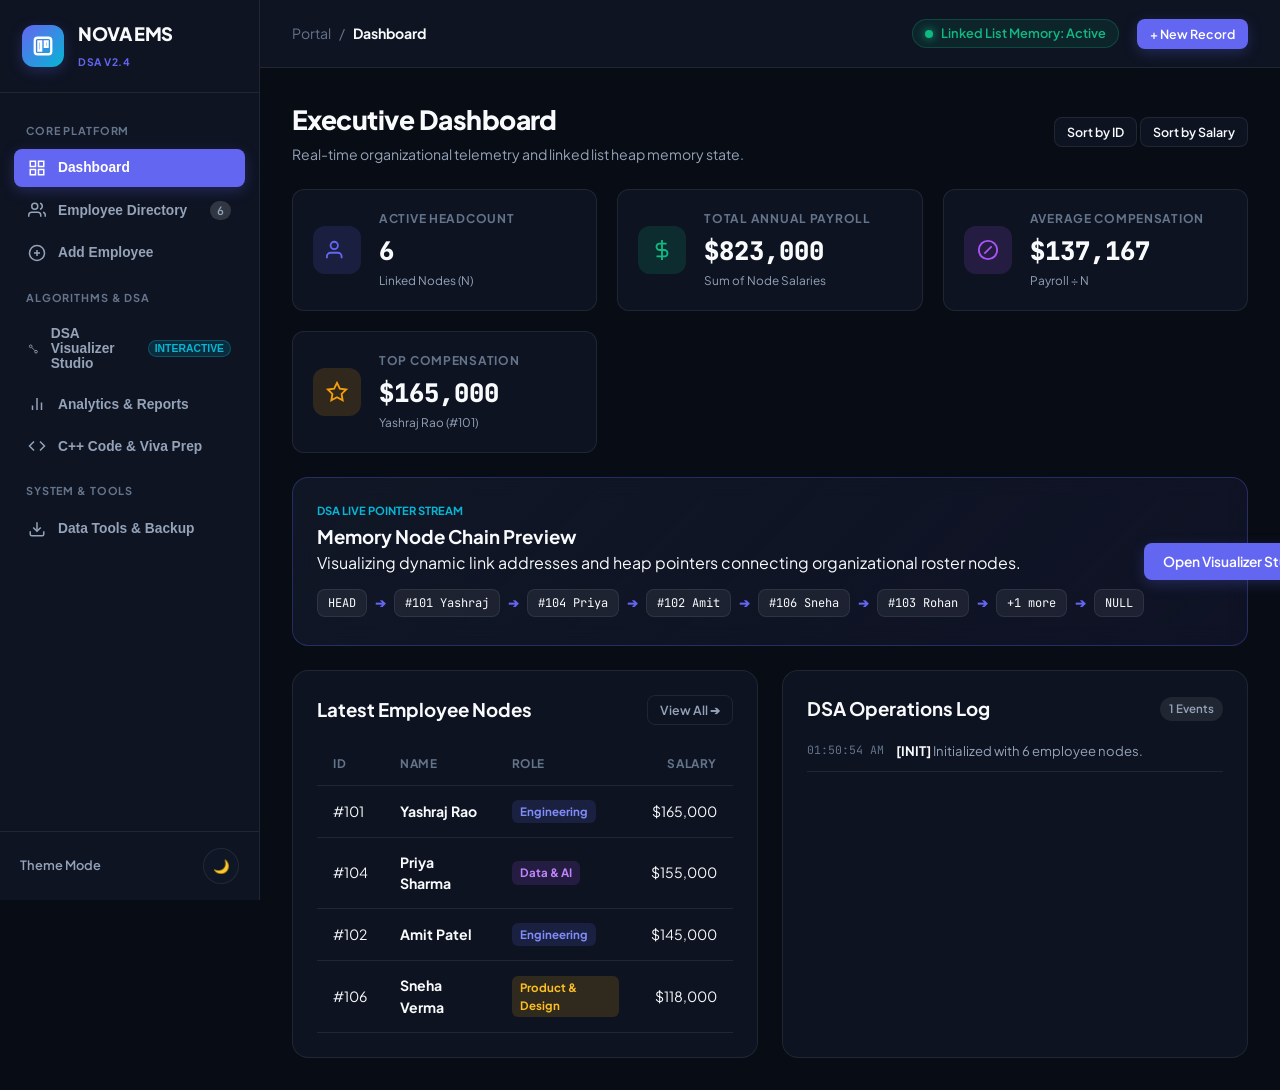
<file: index.html>
<!DOCTYPE html>
<html lang="en">
<head>
  <meta charset="UTF-8">
  <meta http-equiv="refresh" content="0; url=frontend/index.html">
  <title>NOVA EMS — Employee Management System</title>
  <script>window.location.replace("frontend/index.html");</script>
</head>
<body style="background:#080c14;color:#f8fafc;font-family:sans-serif;display:flex;align-items:center;justify-content:center;height:100vh;margin:0;">
  <p>Redirecting to <a href="frontend/index.html" style="color:#6366f1;">NOVA EMS Portal</a>...</p>
</body>
</html>
</file>
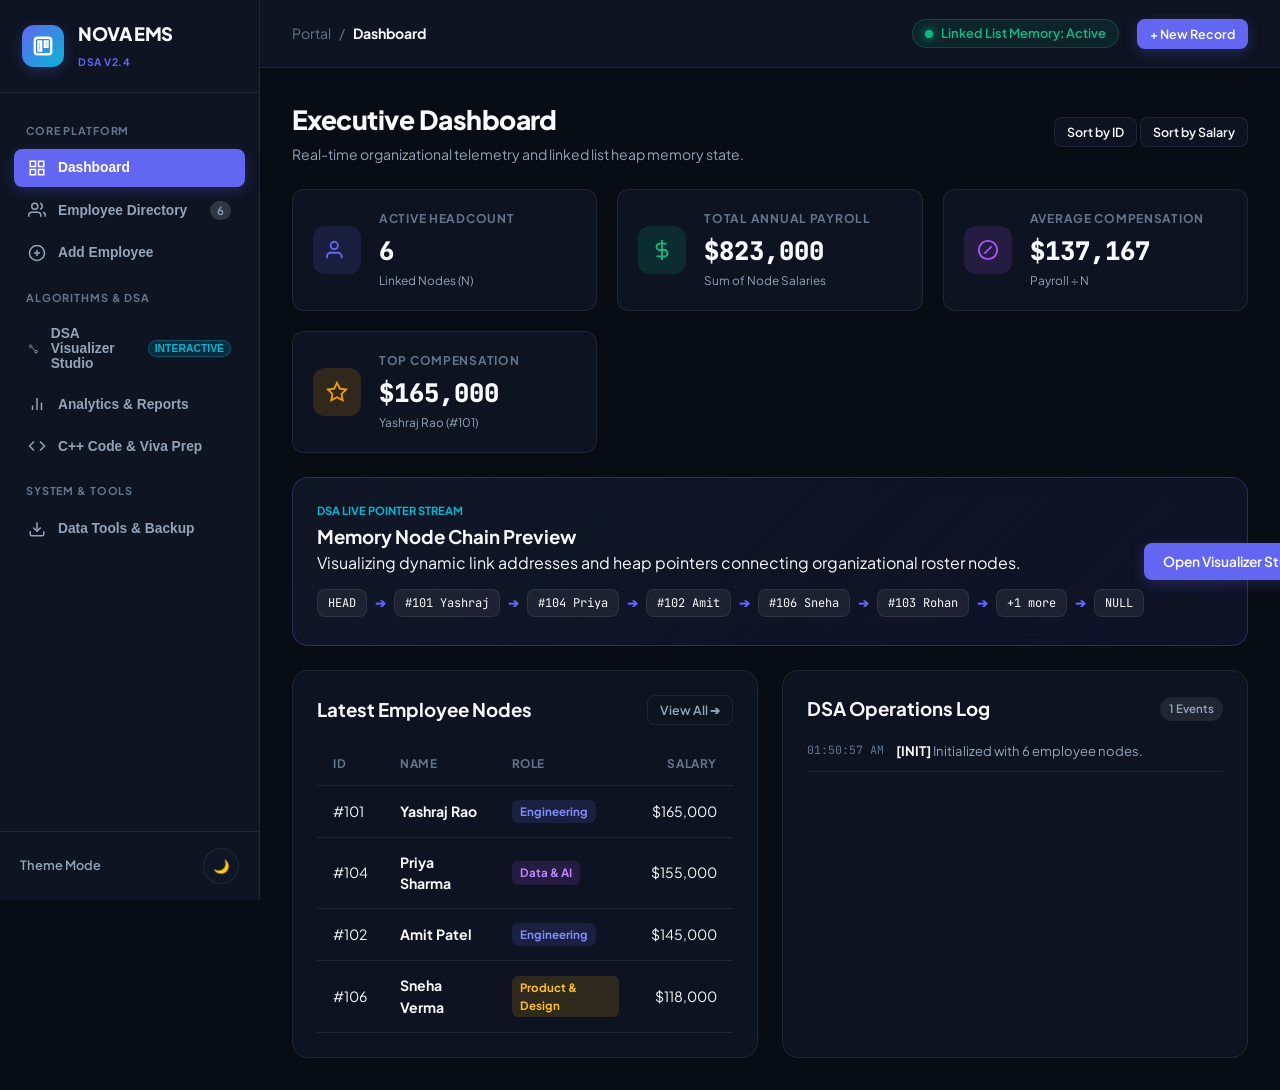
<file: frontend/index.html>
<!DOCTYPE html>
<html lang="en" data-theme="dark">
<head>
  <meta charset="UTF-8" />
  <meta name="viewport" content="width=device-width, initial-scale=1.0" />
  <title>NOVA EMS — Enterprise Employee Management & DSA Visualizer</title>
  <link rel="stylesheet" href="styles.css" />
  <link rel="preconnect" href="https://fonts.googleapis.com">
  <link rel="preconnect" href="https://fonts.gstatic.com" crossorigin>
  <link href="https://fonts.googleapis.com/css2?family=Plus+Jakarta+Sans:wght@400;500;600;700;800&family=JetBrains+Mono:wght@400;500;600;700&display=swap" rel="stylesheet">
</head>
<body>
  <div class="app-container">
    <!-- ==========================================================================
         SIDEBAR NAVIGATION
         ========================================================================== -->
    <aside class="sidebar" id="sidebar">
      <div class="sidebar-brand">
        <div class="brand-logo">
          <svg width="22" height="22" viewBox="0 0 24 24" fill="none" stroke="currentColor" stroke-width="2.5">
            <rect width="18" height="18" x="3" y="3" rx="3"/>
            <path d="M7 7h3v10H7z"/>
            <path d="M14 7h3v6h-3z"/>
          </svg>
        </div>
        <div class="brand-info">
          <h2>NOVA EMS</h2>
          <span class="brand-badge">DSA v2.4</span>
        </div>
      </div>

      <nav class="sidebar-nav">
        <div class="nav-section-title">CORE PLATFORM</div>
        <button class="nav-item active" data-tab="dashboard">
          <svg width="18" height="18" viewBox="0 0 24 24" fill="none" stroke="currentColor" stroke-width="2"><rect x="3" y="3" width="7" height="7"></rect><rect x="14" y="3" width="7" height="7"></rect><rect x="14" y="14" width="7" height="7"></rect><rect x="3" y="14" width="7" height="7"></rect></svg>
          <span>Dashboard</span>
        </button>
        <button class="nav-item" data-tab="directory">
          <svg width="18" height="18" viewBox="0 0 24 24" fill="none" stroke="currentColor" stroke-width="2"><path d="M17 21v-2a4 4 0 0 0-4-4H5a4 4 0 0 0-4 4v2"></path><circle cx="9" cy="7" r="4"></circle><path d="M23 21v-2a4 4 0 0 0-3-3.87"></path><path d="M16 3.13a4 4 0 0 1 0 7.75"></path></svg>
          <span>Employee Directory</span>
          <span class="nav-count" id="sidebar-count">0</span>
        </button>
        <button class="nav-item" data-tab="add-employee">
          <svg width="18" height="18" viewBox="0 0 24 24" fill="none" stroke="currentColor" stroke-width="2"><circle cx="12" cy="12" r="10"></circle><line x1="12" y1="8" x2="12" y2="16"></line><line x1="8" y1="12" x2="16" y2="12"></line></svg>
          <span>Add Employee</span>
        </button>

        <div class="nav-section-title">ALGORITHMS & DSA</div>
        <button class="nav-item" data-tab="visualizer">
          <svg width="18" height="18" viewBox="0 0 24 24" fill="none" stroke="currentColor" stroke-width="2"><circle cx="6" cy="6" r="3"></circle><circle cx="18" cy="18" r="3"></circle><path d="M9 9l6 6"></path></svg>
          <span>DSA Visualizer Studio</span>
          <span class="nav-pill">Interactive</span>
        </button>
        <button class="nav-item" data-tab="analytics">
          <svg width="18" height="18" viewBox="0 0 24 24" fill="none" stroke="currentColor" stroke-width="2"><line x1="18" y1="20" x2="18" y2="10"></line><line x1="12" y1="20" x2="12" y2="4"></line><line x1="6" y1="20" x2="6" y2="14"></line></svg>
          <span>Analytics & Reports</span>
        </button>
        <button class="nav-item" data-tab="code-hub">
          <svg width="18" height="18" viewBox="0 0 24 24" fill="none" stroke="currentColor" stroke-width="2"><polyline points="16 18 22 12 16 6"></polyline><polyline points="8 6 2 12 8 18"></polyline></svg>
          <span>C++ Code & Viva Prep</span>
        </button>

        <div class="nav-section-title">SYSTEM & TOOLS</div>
        <button class="nav-item" data-tab="data-tools">
          <svg width="18" height="18" viewBox="0 0 24 24" fill="none" stroke="currentColor" stroke-width="2"><path d="M21 15v4a2 2 0 0 1-2 2H5a2 2 0 0 1-2-2v-4"></path><polyline points="7 10 12 15 17 10"></polyline><line x1="12" y1="15" x2="12" y2="3"></line></svg>
          <span>Data Tools & Backup</span>
        </button>
      </nav>

      <div class="sidebar-footer">
        <div class="theme-switch-container">
          <span class="theme-label">Theme Mode</span>
          <button class="btn-theme-toggle" id="btn-theme-toggle" title="Toggle Light/Dark Theme">
            <span class="theme-icon" id="theme-icon">🌙</span>
          </button>
        </div>
      </div>
    </aside>

    <!-- ==========================================================================
         MAIN CONTENT AREA
         ========================================================================== -->
    <main class="main-content">
      <!-- Top App Bar -->
      <header class="top-bar">
        <div class="top-bar-left">
          <button class="mobile-menu-btn" id="mobile-menu-btn" title="Toggle Menu">☰</button>
          <div class="breadcrumbs">
            <span class="breadcrumb-root">Portal</span>
            <span class="breadcrumb-separator">/</span>
            <span class="breadcrumb-active" id="current-page-title">Dashboard</span>
          </div>
        </div>

        <div class="top-bar-right">
          <div class="dsa-indicator">
            <span class="status-pulse"></span>
            <span>Linked List Memory: Active</span>
          </div>
          <button class="btn btn-sm btn-primary" id="topbar-btn-add">
            + New Record
          </button>
        </div>
      </header>

      <!-- Scrollable Tab Container -->
      <div class="tab-content-area">

        <!-- ======================================================================
             TAB 1: EXECUTIVE DASHBOARD
             ====================================================================== -->
        <section class="tab-pane active" id="pane-dashboard">
          <div class="page-header">
            <div>
              <h1 class="page-title">Executive Dashboard</h1>
              <p class="page-subtitle">Real-time organizational telemetry and linked list heap memory state.</p>
            </div>
            <div class="header-actions">
              <button class="btn btn-secondary btn-sm" id="btn-quick-sort-id">Sort by ID</button>
              <button class="btn btn-secondary btn-sm" id="btn-quick-sort-sal">Sort by Salary</button>
            </div>
          </div>

          <!-- KPI Cards -->
          <div class="kpi-grid">
            <div class="kpi-card">
              <div class="kpi-icon-wrap bg-blue-glow">
                <svg width="22" height="22" viewBox="0 0 24 24" fill="none" stroke="currentColor" stroke-width="2"><path d="M17 21v-2a4 4 0 0 0-4-4H5a4 4 0 0 0-4 4v2"></path><circle cx="9" cy="7" r="4"></circle></svg>
              </div>
              <div>
                <div class="kpi-label">Active Headcount</div>
                <div class="kpi-val" id="dash-count">0</div>
                <div class="kpi-note">Linked Nodes (N)</div>
              </div>
            </div>

            <div class="kpi-card">
              <div class="kpi-icon-wrap bg-green-glow">
                <svg width="22" height="22" viewBox="0 0 24 24" fill="none" stroke="currentColor" stroke-width="2"><line x1="12" y1="1" x2="12" y2="23"></line><path d="M17 5H9.5a3.5 3.5 0 0 0 0 7h5a3.5 3.5 0 0 1 0 7H6"></path></svg>
              </div>
              <div>
                <div class="kpi-label">Total Annual Payroll</div>
                <div class="kpi-val" id="dash-payroll">$0</div>
                <div class="kpi-note">Sum of Node Salaries</div>
              </div>
            </div>

            <div class="kpi-card">
              <div class="kpi-icon-wrap bg-purple-glow">
                <svg width="22" height="22" viewBox="0 0 24 24" fill="none" stroke="currentColor" stroke-width="2"><circle cx="12" cy="12" r="10"></circle><path d="M16 8l-8 8"></path></svg>
              </div>
              <div>
                <div class="kpi-label">Average Compensation</div>
                <div class="kpi-val" id="dash-avg">$0</div>
                <div class="kpi-note">Payroll ÷ N</div>
              </div>
            </div>

            <div class="kpi-card">
              <div class="kpi-icon-wrap bg-amber-glow">
                <svg width="22" height="22" viewBox="0 0 24 24" fill="none" stroke="currentColor" stroke-width="2"><polygon points="12 2 15.09 8.26 22 9.27 17 14.14 18.18 21.02 12 17.77 5.82 21.02 7 14.14 2 9.27 8.91 8.26 12 2"></polygon></svg>
              </div>
              <div>
                <div class="kpi-label">Top Compensation</div>
                <div class="kpi-val" id="dash-max-sal">$0</div>
                <div class="kpi-note text-truncate" id="dash-max-emp">None</div>
              </div>
            </div>
          </div>

          <!-- Quick DSA Preview Banner -->
          <div class="card dsa-banner-card">
            <div class="banner-content">
              <div class="badge-tag">DSA Live Pointer Stream</div>
              <h3>Memory Node Chain Preview</h3>
              <p>Visualizing dynamic link addresses and heap pointers connecting organizational roster nodes.</p>
              <div class="dash-mini-chain" id="dash-mini-chain">
                <!-- Mini visual chain -->
              </div>
            </div>
            <button class="btn btn-primary" id="btn-jump-visualizer">
              Open Visualizer Studio ➔
            </button>
          </div>

          <!-- Dashboard Two Column Grid -->
          <div class="grid-2col">
            <!-- Recent Additions Table -->
            <div class="card">
              <div class="card-header">
                <h3>Latest Employee Nodes</h3>
                <button class="btn btn-sm btn-ghost" id="dash-btn-view-all">View All ➔</button>
              </div>
              <div class="table-responsive">
                <table class="compact-table">
                  <thead>
                    <tr>
                      <th>ID</th>
                      <th>Name</th>
                      <th>Role</th>
                      <th style="text-align: right;">Salary</th>
                    </tr>
                  </thead>
                  <tbody id="dash-recent-table">
                    <!-- Populated dynamically -->
                  </tbody>
                </table>
              </div>
            </div>

            <!-- Operations Audit Log -->
            <div class="card">
              <div class="card-header">
                <h3>DSA Operations Log</h3>
                <span class="badge" id="audit-log-count">0 Events</span>
              </div>
              <div class="audit-timeline" id="dash-audit-log">
                <!-- Log entries -->
              </div>
            </div>
          </div>
        </section>

        <!-- ======================================================================
             TAB 2: EMPLOYEE DIRECTORY
             ====================================================================== -->
        <section class="tab-pane" id="pane-directory">
          <div class="page-header">
            <div>
              <h1 class="page-title">Employee Directory</h1>
              <p class="page-subtitle">Search, filter, inspect, and manage organizational records stored in the linked list.</p>
            </div>
            <div class="view-switch-group">
              <button class="btn-icon-switch active" id="btn-view-table" title="Table View">
                <svg width="16" height="16" viewBox="0 0 24 24" fill="none" stroke="currentColor" stroke-width="2"><line x1="8" y1="6" x2="21" y2="6"></line><line x1="8" y1="12" x2="21" y2="12"></line><line x1="8" y1="18" x2="21" y2="18"></line><line x1="3" y1="6" x2="3.01" y2="6"></line><line x1="3" y1="12" x2="3.01" y2="12"></line><line x1="3" y1="18" x2="3.01" y2="18"></line></svg>
              </button>
              <button class="btn-icon-switch" id="btn-view-grid" title="Cards / Grid View">
                <svg width="16" height="16" viewBox="0 0 24 24" fill="none" stroke="currentColor" stroke-width="2"><rect x="3" y="3" width="7" height="7"></rect><rect x="14" y="3" width="7" height="7"></rect><rect x="14" y="14" width="7" height="7"></rect><rect x="3" y="14" width="7" height="7"></rect></svg>
              </button>
            </div>
          </div>

          <!-- Filter & Control Bar -->
          <div class="filter-bar">
            <div class="search-input-wrap">
              <svg width="18" height="18" viewBox="0 0 24 24" fill="none" stroke="currentColor" stroke-width="2"><circle cx="11" cy="11" r="8"></circle><line x1="21" y1="21" x2="16.65" y2="16.65"></line></svg>
              <input type="text" id="dir-search-input" placeholder="Search by name, ID, designation, department..." />
              <button id="dir-clear-search" class="clear-search" style="display:none;">&times;</button>
            </div>

            <div class="filter-dropdown-wrap">
              <select id="dir-dept-filter" class="custom-select">
                <option value="ALL">All Departments</option>
                <option value="Engineering">Engineering</option>
                <option value="Data & AI">Data & AI</option>
                <option value="Product & Design">Product & Design</option>
                <option value="Operations & HR">Operations & HR</option>
              </select>

              <select id="dir-sort-filter" class="custom-select">
                <option value="id-asc">Sort: ID (Ascending)</option>
                <option value="id-desc">Sort: ID (Descending)</option>
                <option value="sal-desc">Sort: Salary (High to Low)</option>
                <option value="sal-asc">Sort: Salary (Low to High)</option>
                <option value="name-asc">Sort: Name (A-Z)</option>
              </select>
            </div>
          </div>

          <!-- Table View Container -->
          <div class="card table-view-container" id="dir-table-container">
            <div class="table-responsive">
              <table class="data-table">
                <thead>
                  <tr>
                    <th>Pos</th>
                    <th>ID</th>
                    <th>Employee Name</th>
                    <th>Department</th>
                    <th>Designation</th>
                    <th style="text-align: right;">Salary</th>
                    <th style="text-align: center; width: 140px;">Actions</th>
                  </tr>
                </thead>
                <tbody id="dir-table-body">
                  <!-- Populated by JS -->
                </tbody>
              </table>
            </div>
          </div>

          <!-- Grid View Container -->
          <div class="cards-grid-container" id="dir-grid-container" style="display: none;">
            <!-- Populated with Employee Cards -->
          </div>
        </section>

        <!-- ======================================================================
             TAB 3: DSA VISUALIZER STUDIO
             ====================================================================== -->
        <section class="tab-pane" id="pane-visualizer">
          <div class="page-header">
            <div>
              <h1 class="page-title">Linked List Visualizer Studio</h1>
              <p class="page-subtitle">Interactive algorithmic playground: inspect node allocations, pointer traversals, and bubble sort steps.</p>
            </div>
            <div class="visualizer-speed-ctrl">
              <span class="speed-label">Anim Speed:</span>
              <button class="speed-btn active" data-speed="600">1x</button>
              <button class="speed-btn" data-speed="350">2x</button>
              <button class="speed-btn" data-speed="150">Fast</button>
            </div>
          </div>

          <!-- Visualizer Toolbar -->
          <div class="vis-toolbar card">
            <div class="vis-toolbar-group">
              <span class="toolbar-label">Pointer Operations:</span>
              <button class="btn btn-sm btn-secondary" id="vis-btn-traverse">
                ▶ Traverse Chain
              </button>
              <button class="btn btn-sm btn-secondary" id="vis-btn-animated-sort">
                ⚡ Animated Bubble Sort (ID)
              </button>
              <button class="btn btn-sm btn-secondary" id="vis-btn-sort-sal">
                ⚡ Animated Sort (Salary)
              </button>
            </div>

            <div class="vis-toolbar-group">
              <span class="toolbar-label">Quick Actions:</span>
              <button class="btn btn-sm btn-ghost" id="vis-btn-insert-head">
                + Insert Head
              </button>
              <button class="btn btn-sm btn-ghost" id="vis-btn-del-head">
                - Delete Head
              </button>
              <button class="btn btn-sm btn-ghost" id="vis-btn-reset">
                ↺ Restore Default
              </button>
            </div>
          </div>

          <!-- Step Stats Banner (For Sorting & Traversal) -->
          <div class="vis-step-banner card" id="vis-step-banner" style="display: none;">
            <div class="step-info">
              <span class="step-badge" id="step-badge">Step 1</span>
              <span class="step-desc" id="step-desc">Comparing Node A and Node B...</span>
            </div>
            <div class="step-stats">
              <span>Comparisons: <strong id="step-cmp-count">0</strong></span>
              <span>Swaps: <strong id="step-swap-count">0</strong></span>
            </div>
          </div>

          <!-- Main Visual Canvas -->
          <div class="canvas-wrapper card">
            <div class="canvas-outer-scroll">
              <div class="canvas-track" id="visualizer-canvas-track">
                <!-- Dynamically populated with Head, Nodes, Arrows, and NULL -->
              </div>
            </div>

            <div class="canvas-legend">
              <div class="legend-item"><span class="legend-chip chip-head"></span> <strong>HEAD Pointer</strong> (Entry Address)</div>
              <div class="legend-item"><span class="legend-chip chip-node"></span> <strong>Heap Node</strong> (Payload: ID, Name, Des, Sal)</div>
              <div class="legend-item"><span class="legend-chip chip-arrow"></span> <strong>Next Pointer</strong> (Memory Reference)</div>
              <div class="legend-item"><span class="legend-chip chip-null"></span> <strong>NULL Terminator</strong> (End of List)</div>
            </div>
          </div>

          <!-- Complexity Breakdown -->
          <div class="grid-3col">
            <div class="card info-box">
              <h4>Insertion at Head</h4>
              <div class="comp-badge tag-const">O(1) Constant Time</div>
              <p>Creates node, sets <code>new_node-&gt;next = head</code>, then updates <code>head = new_node</code> without traversal.</p>
            </div>
            <div class="card info-box">
              <h4>Linear Traversal & Search</h4>
              <div class="comp-badge tag-linear">O(N) Linear Time</div>
              <p>Walks pointer from <code>head</code> to <code>curr-&gt;next</code> until target key is found or reaches <code>nullptr</code>.</p>
            </div>
            <div class="card info-box">
              <h4>Linked List Bubble Sort</h4>
              <div class="comp-badge tag-quad">O(N²) Quadratic Time</div>
              <p>Double pointer scan (<code>p</code> & <code>q = p-&gt;next</code>) safely swapping node data payloads in place.</p>
            </div>
          </div>
        </section>

        <!-- ======================================================================
             TAB 4: ADD EMPLOYEE PORTAL
             ====================================================================== -->
        <section class="tab-pane" id="pane-add-employee">
          <div class="page-header">
            <div>
              <h1 class="page-title">Add New Employee Node</h1>
              <p class="page-subtitle">Allocate a new dynamic heap memory block and link it to the roster structure.</p>
            </div>
          </div>

          <div class="form-layout-grid">
            <div class="card form-card">
              <form id="full-add-form">
                <div class="form-row-2">
                  <div class="form-field">
                    <label for="f-id">Employee ID <span class="req">*</span></label>
                    <input type="number" id="f-id" required min="1" placeholder="e.g. 106" />
                    <span class="field-hint">Must be a unique positive integer.</span>
                  </div>

                  <div class="form-field">
                    <label for="f-name">Full Name <span class="req">*</span></label>
                    <input type="text" id="f-name" required placeholder="e.g. Aditi Kulkarni" />
                  </div>
                </div>

                <div class="form-row-2">
                  <div class="form-field">
                    <label for="f-dept">Department <span class="req">*</span></label>
                    <select id="f-dept" required class="custom-select">
                      <option value="Engineering">Engineering</option>
                      <option value="Data & AI">Data & AI</option>
                      <option value="Product & Design">Product & Design</option>
                      <option value="Operations & HR">Operations & HR</option>
                    </select>
                  </div>

                  <div class="form-field">
                    <label for="f-des">Designation / Job Title <span class="req">*</span></label>
                    <input type="text" id="f-des" required placeholder="e.g. Senior Machine Learning Engineer" />
                  </div>
                </div>

                <div class="form-field">
                  <div class="slider-label-row">
                    <label for="f-sal-range">Annual Compensation ($)</label>
                    <span class="slider-val-preview" id="f-sal-preview">$120,000</span>
                  </div>
                  <input type="range" id="f-sal-range" min="30000" max="250000" step="2500" value="120000" />
                  <input type="number" id="f-sal-num" min="10000" max="1000000" step="1000" value="120000" class="mt-2" />
                </div>

                <div class="form-field">
                  <label>Node Link Strategy</label>
                  <div class="radio-pill-group">
                    <label class="radio-pill">
                      <input type="radio" name="link-strategy" value="tail" checked />
                      <span>Append at Tail (Default - O(N))</span>
                    </label>
                    <label class="radio-pill">
                      <input type="radio" name="link-strategy" value="head" />
                      <span>Insert at Head (Fast - O(1))</span>
                    </label>
                  </div>
                </div>

                <div class="form-actions">
                  <button type="reset" class="btn btn-secondary">Clear Form</button>
                  <button type="submit" class="btn btn-primary">
                    ⚡ Allocate & Link Node
                  </button>
                </div>
              </form>
            </div>

            <!-- Preview Card -->
            <div class="card preview-card">
              <h3>Live Node Preview</h3>
              <p class="text-muted">Simulated memory representation of the node being constructed:</p>

              <div class="simulated-node-box mt-4">
                <div class="node-box-header">
                  <span>Heap Block</span>
                  <span class="font-mono text-cyan" id="prev-addr">0x7FFE...</span>
                </div>
                <div class="node-box-body">
                  <div class="prev-name" id="prev-name">Aditi Kulkarni</div>
                  <div class="prev-des" id="prev-des">Senior ML Engineer</div>
                  <div class="prev-dept" id="prev-dept">Engineering</div>
                  <div class="prev-sal" id="prev-sal">$120,000 / year</div>
                </div>
                <div class="node-box-footer">
                  <span>ID: <strong id="prev-id">106</strong></span>
                  <span>next* ➔ <span class="font-mono text-muted">0x0 (Tail)</span></span>
                </div>
              </div>

              <div class="preview-tips mt-4">
                <div class="tip-item">
                  <strong>Pointer Safety:</strong> Automatically checks for duplicate IDs before memory allocation.
                </div>
                <div class="tip-item">
                  <strong>Local Persistence:</strong> All records are committed to browser storage immediately.
                </div>
              </div>
            </div>
          </div>
        </section>

        <!-- ======================================================================
             TAB 5: ANALYTICS & REPORTS
             ====================================================================== -->
        <section class="tab-pane" id="pane-analytics">
          <div class="page-header">
            <div>
              <h1 class="page-title">Analytics & Payroll Telemetry</h1>
              <p class="page-subtitle">Roster metrics, compensation distribution, and department breakdown charts.</p>
            </div>
            <button class="btn btn-secondary btn-sm" id="btn-print-report" onclick="window.print()">
              🖨️ Print Report
            </button>
          </div>

          <div class="grid-2col">
            <!-- Department Distribution -->
            <div class="card">
              <h3>Headcount by Department</h3>
              <p class="text-muted text-sm mb-4">Distribution of active nodes across business units.</p>
              <div class="chart-bars-list" id="analytics-dept-bars">
                <!-- Populated by JS -->
              </div>
            </div>

            <!-- Salary Tier Breakdown -->
            <div class="card">
              <h3>Salary Tier Distribution</h3>
              <p class="text-muted text-sm mb-4">Breakdown by compensation brackets.</p>
              <div class="chart-bars-list" id="analytics-salary-bars">
                <!-- Populated by JS -->
              </div>
            </div>
          </div>

          <!-- Top Earners Leaderboard -->
          <div class="card mt-4">
            <div class="card-header">
              <h3>Compensation Leaderboard</h3>
              <span class="badge">Top Compensated Nodes</span>
            </div>
            <div class="table-responsive">
              <table class="compact-table">
                <thead>
                  <tr>
                    <th>Rank</th>
                    <th>ID</th>
                    <th>Employee Name</th>
                    <th>Department</th>
                    <th>Role</th>
                    <th style="text-align: right;">Annual Compensation</th>
                  </tr>
                </thead>
                <tbody id="analytics-top-earners">
                  <!-- Populated by JS -->
                </tbody>
              </table>
            </div>
          </div>
        </section>

        <!-- ======================================================================
             TAB 6: C++ CODE & VIVA PREP
             ====================================================================== -->
        <section class="tab-pane" id="pane-code-hub">
          <div class="page-header">
            <div>
              <h1 class="page-title">C++ Source Code & Viva Preparation</h1>
              <p class="page-subtitle">Production C++ linked list implementation, bug fix analysis, and technical interview questions.</p>
            </div>
            <button class="btn btn-primary btn-sm" id="btn-copy-cpp">
              Copy C++ Code
            </button>
          </div>

          <!-- Bug Fix Analysis Grid -->
          <div class="card mb-4">
            <h3>Original C++ Bugs vs Fixed Architecture</h3>
            <div class="bug-table-wrap mt-3">
              <table class="bug-table">
                <thead>
                  <tr>
                    <th>Defect in Original Code</th>
                    <th>Root Cause</th>
                    <th>Resolution Implemented</th>
                  </tr>
                </thead>
                <tbody>
                  <tr>
                    <td><span class="text-red font-mono font-bold">sorting() Crash</span></td>
                    <td><code>Emp *temp = NULL; temp-&gt;id = p-&gt;id;</code> writes to address 0 (Null Pointer Dereference). Only <code>id</code> was swapped.</td>
                    <td>Added <code>swapPayload(p, q)</code> swapping all fields safely without touching pointers.</td>
                  </tr>
                  <tr>
                    <td><span class="text-red font-mono font-bold">deletee() Head Crash</span></td>
                    <td><code>p-&gt;next-&gt;id != x</code> checked starting at the second node, skipping head node and crashing when list had 1 node.</td>
                    <td>Explicitly handled head deletion <code>head = head-&gt;next; delete temp;</code> and checked <code>curr != nullptr</code>.</td>
                  </tr>
                  <tr>
                    <td><span class="text-red font-mono font-bold">cin &gt;&gt; nm Truncation</span></td>
                    <td><code>cin &gt;&gt;</code> breaks on spaces (e.g. "John Doe"), creating infinite loops in the menu.</td>
                    <td>Switched to <code>std::string</code> and <code>getline(cin, val)</code> with <code>stringstream</code>.</td>
                  </tr>
                  <tr>
                    <td><span class="text-red font-mono font-bold">Heap Memory Leaks</span></td>
                    <td>No destructor existed; all allocated nodes stayed in heap memory when exiting.</td>
                    <td>Implemented <code>~Organization()</code> destructor deallocating each node in $O(N)$ time.</td>
                  </tr>
                </tbody>
              </table>
            </div>
          </div>

          <!-- Code Viewer -->
          <div class="card code-viewer-card mb-4">
            <div class="code-viewer-header">
              <span>main.cpp (Optimized Object-Oriented C++)</span>
              <span class="badge">C++11 / C++14 / C++17 Compatible</span>
            </div>
            <pre class="code-block"><code id="cpp-code-display">
// Production-grade Singly Linked List Implementation
#include &lt;iostream&gt;
#include &lt;string&gt;
#include &lt;iomanip&gt;

class Employee {
public:
    int id;
    std::string name;
    std::string designation;
    double salary;
    Employee* next;

    Employee(int id, const std::string&amp; name, const std::string&amp; des, double sal)
        : id(id), name(name), designation(des), salary(sal), next(nullptr) {}
};

class Organization {
private:
    Employee* head;
    int count;

public:
    Organization() : head(nullptr), count(0) {}

    ~Organization() {
        clear();
    }

    void clear() {
        Employee* curr = head;
        while (curr != nullptr) {
            Employee* temp = curr;
            curr = curr-&gt;next;
            delete temp;
        }
        head = nullptr;
        count = 0;
    }

    bool insert(int id, const std::string&amp; name, const std::string&amp; des, double salary) {
        if (id &lt;= 0 || exists(id)) return false;
        Employee* newNode = new Employee(id, name, des, salary);
        if (!head) {
            head = newNode;
        } else {
            Employee* curr = head;
            while (curr-&gt;next) curr = curr-&gt;next;
            curr-&gt;next = newNode;
        }
        count++;
        return true;
    }

    bool deleteById(int id) {
        if (!head) return false;
        if (head-&gt;id == id) {
            Employee* temp = head;
            head = head-&gt;next;
            delete temp;
            count--;
            return true;
        }
        Employee *curr = head, *prev = nullptr;
        while (curr &amp;&amp; curr-&gt;id != id) {
            prev = curr;
            curr = curr-&gt;next;
        }
        if (!curr) return false;
        prev-&gt;next = curr-&gt;next;
        delete curr;
        count--;
        return true;
    }

    void sortById(bool asc = true) {
        if (!head || !head-&gt;next) return;
        for (Employee* p = head; p != nullptr; p = p-&gt;next) {
            for (Employee* q = p-&gt;next; q != nullptr; q = q-&gt;next) {
                if (asc ? (p-&gt;id &gt; q-&gt;id) : (p-&gt;id &lt; q-&gt;id)) {
                    std::swap(p-&gt;id, q-&gt;id);
                    std::swap(p-&gt;name, q-&gt;name);
                    std::swap(p-&gt;designation, q-&gt;designation);
                    std::swap(p-&gt;salary, q-&gt;salary);
                }
            }
        }
    }
};
            </code></pre>
          </div>

          <!-- College Viva Q&A Accordion -->
          <div class="card">
            <h3>College Viva & Technical Interview Q&A</h3>
            <div class="faq-list mt-3">
              <details class="faq-item">
                <summary>1. Why use a Linked List instead of an Array for Employee Management?</summary>
                <p>Arrays have fixed sizes (or need expensive $O(N)$ reallocation). Linked Lists allow dynamic memory allocation on demand, meaning employees can be inserted or deleted without shifting memory blocks or pre-allocating large fixed buffers.</p>
              </details>
              <details class="faq-item">
                <summary>2. What is the time complexity of inserting a node at the head vs tail?</summary>
                <p>Inserting at the <strong>Head</strong> is $O(1)$ constant time (update pointer). Inserting at the <strong>Tail</strong> is $O(N)$ linear time in a Singly Linked List because you must traverse from head to the last node (unless a dedicated <code>tail</code> pointer is maintained, in which case it becomes $O(1)$).</p>
              </details>
              <details class="faq-item">
                <summary>3. Why is deleting the head node a special case?</summary>
                <p>Because there is no preceding node whose <code>next</code> pointer needs updating. Instead, the entry pointer <code>head</code> itself must be redirected to <code>head-&gt;next</code> before deallocating the original node.</p>
              </details>
              <details class="faq-item">
                <summary>4. How does Bubble Sort operate on a Singly Linked List?</summary>
                <p>Two pointers <code>p</code> and <code>q = p-&gt;next</code> traverse the list in nested loops ($O(N^2)$). When comparison conditions match, swapping the node payloads (data fields) avoids complex pointer relinking.</p>
              </details>
            </div>
          </div>
        </section>

        <!-- ======================================================================
             TAB 7: DATA TOOLS & SETTINGS
             ====================================================================== -->
        <section class="tab-pane" id="pane-data-tools">
          <div class="page-header">
            <div>
              <h1 class="page-title">Data Tools & Backup Hub</h1>
              <p class="page-subtitle">Export records, load demonstration benchmarks, or manage browser persistence.</p>
            </div>
          </div>

          <div class="grid-2col">
            <!-- Data Export / Import Card -->
            <div class="card">
              <h3>Export & Import Roster</h3>
              <p class="text-muted text-sm mb-4">Export all active nodes to standard file formats.</p>
              <div class="flex-actions-gap">
                <button class="btn btn-primary" id="btn-export-csv-full">
                  📥 Export to CSV (Spreadsheet)
                </button>
                <button class="btn btn-secondary" id="btn-export-json">
                  📥 Export to JSON
                </button>
              </div>
              <div class="data-stats-box mt-4">
                <span>Storage Status: <strong>LocalStorage Active</strong></span>
                <span id="storage-record-indicator">4 Records Saved</span>
              </div>
            </div>

            <!-- Demo Datasets Card -->
            <div class="card">
              <h3>Preset Demonstration Datasets</h3>
              <p class="text-muted text-sm mb-4">Instantly populate the system for project demonstrations or viva presentations.</p>
              <div class="preset-buttons-col">
                <button class="btn btn-secondary" id="btn-load-tech-startup">
                  🚀 Load "AI Tech Startup" Preset (6 Nodes)
                </button>
                <button class="btn btn-secondary" id="btn-load-enterprise">
                  🏢 Load "Global Enterprise" Preset (10 Nodes)
                </button>
                <button class="btn btn-danger" id="btn-factory-reset">
                  🗑️ Clear All Roster Records
                </button>
              </div>
            </div>
          </div>
        </section>

      </div> <!-- /tab-content-area -->
    </main>
  </div>

  <!-- Employee Detail Inspect Modal -->
  <div class="modal-backdrop" id="modal-inspect">
    <div class="modal-card">
      <div class="modal-header">
        <h3 id="inspect-title">Employee Node Details</h3>
        <button class="btn-close" id="btn-close-inspect">&times;</button>
      </div>
      <div class="modal-body" id="inspect-body">
        <!-- Injected dynamically -->
      </div>
      <div class="modal-footer">
        <button class="btn btn-secondary" id="btn-close-inspect-foot">Close</button>
      </div>
    </div>
  </div>

  <!-- Toast Notification Container -->
  <div class="toast-container" id="toast-container"></div>

  <script src="app.js"></script>
</body>
</html>
</file>
<file: frontend/styles.css>
/* ==========================================================================
   NOVA EMS — Enterprise Design System (Dark & Light)
   ========================================================================== */

:root {
  --font-sans: 'Plus Jakarta Sans', -apple-system, BlinkMacSystemFont, sans-serif;
  --font-mono: 'JetBrains Mono', monospace;

  /* Dark Theme Tokens (Default) */
  --bg-app: #080c14;
  --bg-sidebar: #0e1422;
  --bg-card: rgba(17, 24, 39, 0.7);
  --bg-card-hover: rgba(30, 41, 59, 0.85);
  --bg-input: #111827;
  --border: rgba(255, 255, 255, 0.08);
  --border-focus: #6366f1;

  --text-main: #f8fafc;
  --text-muted: #94a3b8;
  --text-subtle: #64748b;

  --primary: #6366f1;
  --primary-hover: #4f46e5;
  --primary-glow: rgba(99, 102, 241, 0.25);

  --accent-cyan: #06b6d4;
  --accent-green: #10b981;
  --accent-amber: #f59e0b;
  --accent-red: #ef4444;
  --accent-purple: #a855f7;

  --sidebar-w: 260px;
  --topbar-h: 68px;
  --radius-sm: 8px;
  --radius-md: 12px;
  --radius-lg: 16px;
  --transition: all 0.22s cubic-bezier(0.16, 1, 0.3, 1);
}

[data-theme="light"] {
  --bg-app: #f1f5f9;
  --bg-sidebar: #ffffff;
  --bg-card: #ffffff;
  --bg-card-hover: #f8fafc;
  --bg-input: #ffffff;
  --border: #e2e8f0;
  --border-focus: #4f46e5;

  --text-main: #0f172a;
  --text-muted: #475569;
  --text-subtle: #94a3b8;

  --primary: #4f46e5;
  --primary-hover: #4338ca;
  --primary-glow: rgba(79, 70, 229, 0.15);
}

/* Base resets */
* {
  box-sizing: border-box;
  margin: 0;
  padding: 0;
}

body {
  font-family: var(--font-sans);
  background-color: var(--bg-app);
  color: var(--text-main);
  line-height: 1.5;
  min-height: 100vh;
  -webkit-font-smoothing: antialiased;
  overflow-x: hidden;
}

/* ==========================================================================
   App Container & Sidebar Layout
   ========================================================================== */
.app-container {
  display: flex;
  min-height: 100vh;
}

.sidebar {
  width: var(--sidebar-w);
  background: var(--bg-sidebar);
  border-right: 1px solid var(--border);
  display: flex;
  flex-direction: column;
  flex-shrink: 0;
  position: sticky;
  top: 0;
  height: 100vh;
  z-index: 100;
  transition: var(--transition);
}

.sidebar-brand {
  padding: 20px 22px;
  display: flex;
  align-items: center;
  gap: 14px;
  border-bottom: 1px solid var(--border);
}

.brand-logo {
  width: 42px;
  height: 42px;
  border-radius: var(--radius-md);
  background: linear-gradient(135deg, var(--primary), var(--accent-cyan));
  color: #fff;
  display: flex;
  align-items: center;
  justify-content: center;
  box-shadow: 0 4px 14px var(--primary-glow);
}

.brand-info h2 {
  font-size: 1.15rem;
  font-weight: 800;
  letter-spacing: -0.02em;
  color: var(--text-main);
}

.brand-badge {
  font-size: 0.65rem;
  font-weight: 700;
  text-transform: uppercase;
  letter-spacing: 0.05em;
  color: var(--primary);
}

.sidebar-nav {
  flex: 1;
  padding: 16px 14px;
  display: flex;
  flex-direction: column;
  gap: 4px;
  overflow-y: auto;
}

.nav-section-title {
  font-size: 0.68rem;
  font-weight: 700;
  text-transform: uppercase;
  letter-spacing: 0.08em;
  color: var(--text-subtle);
  padding: 14px 12px 6px;
}

.nav-item {
  display: flex;
  align-items: center;
  gap: 12px;
  width: 100%;
  padding: 10px 14px;
  font-size: 0.86rem;
  font-weight: 600;
  border: none;
  background: transparent;
  color: var(--text-muted);
  border-radius: var(--radius-sm);
  cursor: pointer;
  transition: var(--transition);
  text-align: left;
  position: relative;
}

.nav-item:hover {
  background: var(--bg-card-hover);
  color: var(--text-main);
}

.nav-item.active {
  background: var(--primary);
  color: #fff;
  box-shadow: 0 4px 14px var(--primary-glow);
}

.nav-count {
  margin-left: auto;
  font-size: 0.72rem;
  padding: 2px 7px;
  border-radius: 999px;
  background: rgba(255, 255, 255, 0.15);
  color: inherit;
  font-family: var(--font-mono);
}

.nav-pill {
  margin-left: auto;
  font-size: 0.65rem;
  padding: 2px 6px;
  border-radius: 999px;
  background: rgba(6, 182, 212, 0.15);
  color: var(--accent-cyan);
  border: 1px solid rgba(6, 182, 212, 0.3);
  text-transform: uppercase;
}

.sidebar-footer {
  padding: 16px 20px;
  border-top: 1px solid var(--border);
}

.theme-switch-container {
  display: flex;
  align-items: center;
  justify-content: space-between;
}

.theme-label {
  font-size: 0.8rem;
  font-weight: 600;
  color: var(--text-muted);
}

.btn-theme-toggle {
  width: 36px;
  height: 36px;
  border-radius: 50%;
  background: var(--bg-card);
  border: 1px solid var(--border);
  color: var(--text-main);
  display: flex;
  align-items: center;
  justify-content: center;
  cursor: pointer;
  transition: var(--transition);
}

.btn-theme-toggle:hover {
  background: var(--bg-card-hover);
}

/* ==========================================================================
   Main Content Layout
   ========================================================================== */
.main-content {
  flex: 1;
  display: flex;
  flex-direction: column;
  min-width: 0;
}

.top-bar {
  height: var(--topbar-h);
  border-bottom: 1px solid var(--border);
  background: var(--bg-sidebar);
  display: flex;
  align-items: center;
  justify-content: space-between;
  padding: 0 32px;
  position: sticky;
  top: 0;
  z-index: 90;
}

.top-bar-left {
  display: flex;
  align-items: center;
  gap: 16px;
}

.mobile-menu-btn {
  display: none;
  background: transparent;
  border: none;
  font-size: 1.3rem;
  color: var(--text-main);
  cursor: pointer;
}

.breadcrumbs {
  display: flex;
  align-items: center;
  gap: 8px;
  font-size: 0.88rem;
}

.breadcrumb-root { color: var(--text-subtle); }
.breadcrumb-separator { color: var(--text-subtle); }
.breadcrumb-active { color: var(--text-main); font-weight: 700; }

.top-bar-right {
  display: flex;
  align-items: center;
  gap: 18px;
}

.dsa-indicator {
  display: flex;
  align-items: center;
  gap: 8px;
  font-size: 0.8rem;
  font-weight: 600;
  color: var(--accent-green);
  background: rgba(16, 185, 129, 0.1);
  border: 1px solid rgba(16, 185, 129, 0.25);
  padding: 4px 12px;
  border-radius: 999px;
}

.status-pulse {
  width: 8px;
  height: 8px;
  border-radius: 50%;
  background: var(--accent-green);
  box-shadow: 0 0 10px var(--accent-green);
  animation: pulseAnim 1.6s infinite;
}

@keyframes pulseAnim {
  0%, 100% { transform: scale(1); opacity: 1; }
  50% { transform: scale(1.3); opacity: 0.5; }
}

.tab-content-area {
  flex: 1;
  padding: 32px;
  max-width: 1400px;
  width: 100%;
  margin: 0 auto;
}

.tab-pane {
  display: none;
  animation: fadeIn 0.25s ease-out;
}

.tab-pane.active {
  display: block;
}

@keyframes fadeIn {
  from { opacity: 0; transform: translateY(6px); }
  to { opacity: 1; transform: translateY(0); }
}

/* Page Header */
.page-header {
  display: flex;
  justify-content: space-between;
  align-items: center;
  flex-wrap: wrap;
  gap: 16px;
  margin-bottom: 24px;
}

.page-title {
  font-size: 1.65rem;
  font-weight: 800;
  letter-spacing: -0.02em;
  color: var(--text-main);
}

.page-subtitle {
  font-size: 0.88rem;
  color: var(--text-muted);
  margin-top: 4px;
}

/* ==========================================================================
   Cards, Buttons, Badges
   ========================================================================== */
.card {
  background: var(--bg-card);
  backdrop-filter: blur(12px);
  border: 1px solid var(--border);
  border-radius: var(--radius-lg);
  padding: 24px;
  transition: var(--transition);
}

.card-header {
  display: flex;
  justify-content: space-between;
  align-items: center;
  margin-bottom: 18px;
}

.btn {
  display: inline-flex;
  align-items: center;
  justify-content: center;
  gap: 8px;
  padding: 9px 18px;
  font-size: 0.86rem;
  font-weight: 600;
  border-radius: var(--radius-sm);
  border: 1px solid transparent;
  cursor: pointer;
  transition: var(--transition);
  font-family: inherit;
  white-space: nowrap;
}

.btn-primary {
  background: var(--primary);
  color: #fff;
  box-shadow: 0 4px 14px var(--primary-glow);
}

.btn-primary:hover {
  background: var(--primary-hover);
  transform: translateY(-1px);
}

.btn-secondary {
  background: var(--bg-card);
  color: var(--text-main);
  border-color: var(--border);
}

.btn-secondary:hover {
  background: var(--bg-card-hover);
  border-color: rgba(255, 255, 255, 0.2);
}

.btn-ghost {
  background: transparent;
  color: var(--text-muted);
  border-color: var(--border);
}

.btn-ghost:hover {
  background: var(--bg-card-hover);
  color: var(--text-main);
}

.btn-danger {
  background: rgba(239, 68, 68, 0.15);
  color: #f87171;
  border-color: rgba(239, 68, 68, 0.3);
}

.btn-danger:hover {
  background: var(--accent-red);
  color: #fff;
}

.btn-sm { padding: 6px 12px; font-size: 0.78rem; }

.badge {
  font-size: 0.72rem;
  font-weight: 600;
  padding: 3px 9px;
  border-radius: 999px;
  background: rgba(255, 255, 255, 0.08);
  color: var(--text-muted);
}

/* ==========================================================================
   KPI Cards & Grids
   ========================================================================== */
.kpi-grid {
  display: grid;
  grid-template-columns: repeat(auto-fit, minmax(240px, 1fr));
  gap: 20px;
  margin-bottom: 24px;
}

.kpi-card {
  background: var(--bg-card);
  border: 1px solid var(--border);
  border-radius: var(--radius-md);
  padding: 20px;
  display: flex;
  align-items: center;
  gap: 18px;
  transition: var(--transition);
}

.kpi-card:hover {
  transform: translateY(-3px);
  border-color: rgba(99, 102, 241, 0.4);
}

.kpi-icon-wrap {
  width: 48px;
  height: 48px;
  border-radius: var(--radius-md);
  display: flex;
  align-items: center;
  justify-content: center;
  flex-shrink: 0;
}

.bg-blue-glow { background: rgba(99, 102, 241, 0.15); color: var(--primary); }
.bg-green-glow { background: rgba(16, 185, 129, 0.15); color: var(--accent-green); }
.bg-purple-glow { background: rgba(168, 85, 247, 0.15); color: var(--accent-purple); }
.bg-amber-glow { background: rgba(245, 158, 11, 0.15); color: var(--accent-amber); }

.kpi-label {
  font-size: 0.75rem;
  font-weight: 700;
  text-transform: uppercase;
  letter-spacing: 0.06em;
  color: var(--text-subtle);
}

.kpi-val {
  font-size: 1.6rem;
  font-weight: 800;
  color: var(--text-main);
  font-family: var(--font-mono);
  margin: 4px 0 2px;
}

.kpi-note {
  font-size: 0.74rem;
  color: var(--text-muted);
}

.text-truncate {
  max-width: 140px;
  overflow: hidden;
  text-overflow: ellipsis;
  white-space: nowrap;
}

/* ==========================================================================
   Dashboard Specifics
   ========================================================================== */
.dsa-banner-card {
  display: flex;
  justify-content: space-between;
  align-items: center;
  margin-bottom: 24px;
  border-color: rgba(99, 102, 241, 0.3);
  background: linear-gradient(135deg, rgba(17, 24, 39, 0.9), rgba(99, 102, 241, 0.08));
}

.badge-tag {
  font-size: 0.7rem;
  font-weight: 700;
  text-transform: uppercase;
  color: var(--accent-cyan);
  margin-bottom: 4px;
}

.dash-mini-chain {
  display: flex;
  align-items: center;
  gap: 8px;
  margin-top: 14px;
  overflow-x: auto;
  padding-bottom: 4px;
}

.mini-node-chip {
  padding: 4px 10px;
  border-radius: var(--radius-sm);
  background: rgba(255, 255, 255, 0.06);
  border: 1px solid var(--border);
  font-size: 0.75rem;
  font-family: var(--font-mono);
  color: var(--text-main);
  white-space: nowrap;
}

.mini-arrow {
  color: var(--primary);
  font-size: 0.8rem;
  font-weight: bold;
}

.grid-2col {
  display: grid;
  grid-template-columns: 1fr 1fr;
  gap: 24px;
}

.grid-3col {
  display: grid;
  grid-template-columns: repeat(3, 1fr);
  gap: 20px;
  margin-top: 24px;
}

.audit-timeline {
  display: flex;
  flex-direction: column;
  gap: 12px;
  max-height: 280px;
  overflow-y: auto;
}

.audit-item {
  display: flex;
  align-items: flex-start;
  gap: 12px;
  font-size: 0.82rem;
  padding-bottom: 10px;
  border-bottom: 1px solid var(--border);
}

.audit-time {
  font-family: var(--font-mono);
  color: var(--text-subtle);
  font-size: 0.72rem;
  white-space: nowrap;
}

.audit-msg {
  color: var(--text-muted);
}

.audit-msg strong {
  color: var(--text-main);
}

/* ==========================================================================
   Directory: Filter, Table & Grid
   ========================================================================== */
.view-switch-group {
  display: flex;
  gap: 6px;
  background: var(--bg-card);
  padding: 4px;
  border-radius: var(--radius-sm);
  border: 1px solid var(--border);
}

.btn-icon-switch {
  width: 32px;
  height: 32px;
  display: flex;
  align-items: center;
  justify-content: center;
  border: none;
  background: transparent;
  color: var(--text-muted);
  border-radius: 4px;
  cursor: pointer;
  transition: var(--transition);
}

.btn-icon-switch.active {
  background: var(--primary);
  color: #fff;
}

.filter-bar {
  display: flex;
  justify-content: space-between;
  align-items: center;
  gap: 16px;
  margin-bottom: 20px;
  flex-wrap: wrap;
}

.search-input-wrap {
  position: relative;
  flex: 1;
  min-width: 280px;
  display: flex;
  align-items: center;
}

.search-input-wrap svg {
  position: absolute;
  left: 14px;
  color: var(--text-subtle);
}

.search-input-wrap input {
  width: 100%;
  padding: 10px 14px 10px 42px;
  background: var(--bg-card);
  border: 1px solid var(--border);
  border-radius: var(--radius-sm);
  color: var(--text-main);
  font-family: inherit;
  font-size: 0.88rem;
  outline: none;
  transition: var(--transition);
}

.search-input-wrap input:focus {
  border-color: var(--border-focus);
  box-shadow: 0 0 0 3px var(--primary-glow);
}

.clear-search {
  position: absolute;
  right: 12px;
  background: none;
  border: none;
  color: var(--text-subtle);
  font-size: 1.2rem;
  cursor: pointer;
}

.filter-dropdown-wrap {
  display: flex;
  gap: 10px;
  flex-wrap: wrap;
}

.custom-select {
  padding: 9px 14px;
  background: var(--bg-card);
  border: 1px solid var(--border);
  border-radius: var(--radius-sm);
  color: var(--text-main);
  font-family: inherit;
  font-size: 0.86rem;
  outline: none;
  cursor: pointer;
}

/* Tables */
.table-responsive { overflow-x: auto; }

.data-table, .compact-table {
  width: 100%;
  border-collapse: collapse;
  text-align: left;
  font-size: 0.88rem;
}

.data-table th, .compact-table th {
  padding: 12px 16px;
  font-size: 0.74rem;
  font-weight: 700;
  text-transform: uppercase;
  letter-spacing: 0.05em;
  color: var(--text-subtle);
  border-bottom: 1px solid var(--border);
}

.data-table td, .compact-table td {
  padding: 14px 16px;
  border-bottom: 1px solid var(--border);
  color: var(--text-main);
  vertical-align: middle;
}

.data-table tr:hover td, .compact-table tr:hover td {
  background: var(--bg-card-hover);
}

.dept-pill {
  font-size: 0.72rem;
  font-weight: 700;
  padding: 3px 8px;
  border-radius: 6px;
  display: inline-block;
}

.dept-eng { background: rgba(99, 102, 241, 0.15); color: #818cf8; }
.dept-ai { background: rgba(168, 85, 247, 0.15); color: #c084fc; }
.dept-prod { background: rgba(245, 158, 11, 0.15); color: #fbbf24; }
.dept-hr { background: rgba(16, 185, 129, 0.15); color: #34d399; }

/* Cards Grid View */
.cards-grid-container {
  display: grid;
  grid-template-columns: repeat(auto-fill, minmax(280px, 1fr));
  gap: 20px;
}

.emp-card {
  background: var(--bg-card);
  border: 1px solid var(--border);
  border-radius: var(--radius-md);
  padding: 20px;
  display: flex;
  flex-direction: column;
  gap: 14px;
  transition: var(--transition);
}

.emp-card:hover {
  transform: translateY(-3px);
  border-color: rgba(99, 102, 241, 0.4);
  box-shadow: 0 8px 24px -10px rgba(0, 0, 0, 0.5);
}

.emp-card-header {
  display: flex;
  align-items: center;
  gap: 14px;
}

.emp-avatar {
  width: 44px;
  height: 44px;
  border-radius: 50%;
  display: flex;
  align-items: center;
  justify-content: center;
  font-weight: 700;
  font-size: 1rem;
  color: #fff;
}

.emp-card-meta h4 {
  font-size: 1rem;
  font-weight: 700;
}

.emp-card-meta span {
  font-size: 0.78rem;
  color: var(--text-muted);
}

.emp-card-footer {
  display: flex;
  justify-content: space-between;
  align-items: center;
  padding-top: 12px;
  border-top: 1px solid var(--border);
}

.emp-card-sal {
  font-family: var(--font-mono);
  font-weight: 700;
  color: var(--accent-green);
  font-size: 0.95rem;
}

/* ==========================================================================
   DSA Visualizer Studio Track
   ========================================================================== */
.vis-speed-ctrl {
  display: flex;
  align-items: center;
  gap: 6px;
  background: var(--bg-card);
  padding: 4px;
  border-radius: var(--radius-sm);
  border: 1px solid var(--border);
}

.speed-label {
  font-size: 0.75rem;
  color: var(--text-subtle);
  padding-left: 6px;
}

.speed-btn {
  padding: 4px 8px;
  border-radius: 4px;
  border: none;
  background: transparent;
  color: var(--text-muted);
  font-size: 0.75rem;
  font-weight: 600;
  cursor: pointer;
}

.speed-btn.active {
  background: var(--primary);
  color: #fff;
}

.vis-toolbar {
  display: flex;
  justify-content: space-between;
  align-items: center;
  gap: 16px;
  margin-bottom: 18px;
  flex-wrap: wrap;
}

.vis-toolbar-group {
  display: flex;
  align-items: center;
  gap: 8px;
  flex-wrap: wrap;
}

.toolbar-label {
  font-size: 0.78rem;
  font-weight: 700;
  color: var(--text-subtle);
}

.vis-step-banner {
  display: flex;
  justify-content: space-between;
  align-items: center;
  padding: 14px 20px;
  margin-bottom: 18px;
  border-color: rgba(251, 191, 36, 0.4);
  background: rgba(245, 158, 11, 0.08);
}

.step-badge {
  background: var(--accent-amber);
  color: #000;
  font-size: 0.75rem;
  font-weight: 800;
  padding: 2px 8px;
  border-radius: 4px;
  margin-right: 8px;
}

.canvas-wrapper {
  margin-bottom: 24px;
  padding: 20px;
}

.canvas-outer-scroll {
  overflow-x: auto;
  padding: 24px 12px;
  background: rgba(0, 0, 0, 0.25);
  border-radius: var(--radius-md);
  border: 1px dashed var(--border);
  min-height: 190px;
  display: flex;
  align-items: center;
}

.canvas-track {
  display: flex;
  align-items: center;
  gap: 12px;
  min-width: max-content;
}

/* Head Box */
.v-head-box {
  background: #064e3b;
  border: 2px solid #059669;
  color: #34d399;
  padding: 14px 18px;
  border-radius: var(--radius-md);
  font-weight: 800;
  font-family: var(--font-mono);
  font-size: 0.88rem;
  text-align: center;
}

.v-head-box small {
  display: block;
  font-size: 0.68rem;
  opacity: 0.8;
}

/* Node Box */
.v-node-box {
  background: #1e293b;
  border: 2px solid #334155;
  border-radius: var(--radius-md);
  min-width: 210px;
  box-shadow: 0 4px 14px rgba(0, 0, 0, 0.35);
  transition: var(--transition);
  overflow: hidden;
  cursor: pointer;
}

.v-node-box:hover {
  transform: translateY(-4px);
  border-color: var(--primary);
  box-shadow: 0 8px 24px var(--primary-glow);
}

.v-node-box.highlight-scan {
  border-color: #38bdf8 !important;
  box-shadow: 0 0 20px rgba(56, 189, 248, 0.6) !important;
  transform: scale(1.06);
}

.v-node-box.highlight-swap {
  border-color: #fbbf24 !important;
  box-shadow: 0 0 20px rgba(251, 191, 36, 0.6) !important;
  transform: scale(1.06);
}

.v-node-box.deleting {
  animation: nodeDeleteAnim 0.5s forwards ease;
}

@keyframes nodeDeleteAnim {
  0% { transform: scale(1); opacity: 1; }
  100% { transform: scale(0.4); opacity: 0; }
}

.v-node-hdr {
  background: rgba(255, 255, 255, 0.05);
  padding: 6px 12px;
  font-size: 0.72rem;
  font-family: var(--font-mono);
  color: var(--text-muted);
  display: flex;
  justify-content: space-between;
  border-bottom: 1px solid var(--border);
}

.v-node-body {
  padding: 10px 14px;
}

.v-node-name {
  font-weight: 700;
  font-size: 0.95rem;
  color: #fff;
  white-space: nowrap;
  overflow: hidden;
  text-overflow: ellipsis;
}

.v-node-des {
  font-size: 0.78rem;
  color: var(--accent-cyan);
  white-space: nowrap;
  overflow: hidden;
  text-overflow: ellipsis;
}

.v-node-sal {
  font-size: 0.82rem;
  font-family: var(--font-mono);
  font-weight: 700;
  color: var(--accent-green);
  margin-top: 6px;
}

.v-node-ftr {
  background: rgba(0, 0, 0, 0.25);
  padding: 4px 12px;
  font-size: 0.68rem;
  font-family: var(--font-mono);
  color: var(--text-subtle);
  border-top: 1px solid var(--border);
  display: flex;
  justify-content: space-between;
}

/* Arrow */
.v-arrow {
  display: flex;
  align-items: center;
  color: var(--primary);
  padding: 0 4px;
}

.v-arrow-line {
  width: 28px;
  height: 2px;
  background: var(--primary);
}

.v-arrow-head {
  width: 0;
  height: 0;
  border-top: 5px solid transparent;
  border-bottom: 5px solid transparent;
  border-left: 8px solid var(--primary);
}

/* Null Box */
.v-null-box {
  background: #450a0a;
  border: 2px solid #b91c1c;
  color: #f87171;
  padding: 14px 18px;
  border-radius: var(--radius-md);
  font-weight: 800;
  font-family: var(--font-mono);
  font-size: 0.88rem;
}

.canvas-legend {
  display: flex;
  flex-wrap: wrap;
  gap: 20px;
  margin-top: 16px;
  padding-top: 14px;
  border-top: 1px solid var(--border);
  font-size: 0.78rem;
  color: var(--text-muted);
}

.legend-item { display: flex; align-items: center; gap: 6px; }
.legend-chip { width: 12px; height: 12px; border-radius: 50%; }
.chip-head { background: #10b981; }
.chip-node { background: #6366f1; }
.chip-arrow { background: #06b6d4; }
.chip-null { background: #ef4444; }

.comp-badge {
  font-family: var(--font-mono);
  font-size: 0.75rem;
  font-weight: 700;
  padding: 2px 8px;
  border-radius: 4px;
  display: inline-block;
  margin: 8px 0;
}

.tag-const { background: rgba(6, 182, 212, 0.15); color: var(--accent-cyan); }
.tag-linear { background: rgba(16, 185, 129, 0.15); color: var(--accent-green); }
.tag-quad { background: rgba(245, 158, 11, 0.15); color: var(--accent-amber); }

/* ==========================================================================
   Add Employee Form
   ========================================================================== */
.form-layout-grid {
  display: grid;
  grid-template-columns: 3fr 2fr;
  gap: 24px;
}

.form-row-2 {
  display: grid;
  grid-template-columns: 1fr 1fr;
  gap: 16px;
  margin-bottom: 16px;
}

.form-field {
  display: flex;
  flex-direction: column;
  gap: 6px;
  margin-bottom: 16px;
}

.form-field label {
  font-size: 0.82rem;
  font-weight: 700;
}

.form-field input[type="text"],
.form-field input[type="number"] {
  padding: 10px 14px;
  background: var(--bg-input);
  border: 1px solid var(--border);
  border-radius: var(--radius-sm);
  color: var(--text-main);
  font-family: inherit;
  font-size: 0.88rem;
  outline: none;
  transition: var(--transition);
}

.form-field input:focus {
  border-color: var(--border-focus);
  box-shadow: 0 0 0 3px var(--primary-glow);
}

.field-hint {
  font-size: 0.72rem;
  color: var(--text-subtle);
}

.slider-label-row {
  display: flex;
  justify-content: space-between;
  align-items: center;
}

.slider-val-preview {
  font-family: var(--font-mono);
  font-weight: 700;
  color: var(--accent-green);
  font-size: 1rem;
}

.radio-pill-group {
  display: flex;
  gap: 10px;
}

.radio-pill {
  flex: 1;
  padding: 10px 14px;
  border-radius: var(--radius-sm);
  border: 1px solid var(--border);
  background: var(--bg-card);
  font-size: 0.82rem;
  cursor: pointer;
  display: flex;
  align-items: center;
  gap: 8px;
}

.form-actions {
  display: flex;
  justify-content: flex-end;
  gap: 12px;
  margin-top: 12px;
}

.simulated-node-box {
  background: #0f172a;
  border: 1px solid #334155;
  border-radius: var(--radius-md);
  padding: 16px;
}

.prev-name { font-size: 1.1rem; font-weight: 800; }
.prev-des { font-size: 0.84rem; color: var(--accent-cyan); }
.prev-dept { font-size: 0.78rem; color: var(--text-muted); margin-top: 4px; }
.prev-sal { font-family: var(--font-mono); font-weight: 700; color: var(--accent-green); margin-top: 8px; }

.preview-tips {
  display: flex;
  flex-direction: column;
  gap: 8px;
  font-size: 0.78rem;
  color: var(--text-muted);
}

/* ==========================================================================
   Analytics Bars
   ========================================================================== */
.chart-bars-list {
  display: flex;
  flex-direction: column;
  gap: 16px;
}

.chart-bar-item {
  display: flex;
  flex-direction: column;
  gap: 6px;
}

.bar-labels {
  display: flex;
  justify-content: space-between;
  font-size: 0.82rem;
  font-weight: 600;
}

.bar-track {
  width: 100%;
  height: 10px;
  background: rgba(255, 255, 255, 0.06);
  border-radius: 999px;
  overflow: hidden;
}

.bar-fill {
  height: 100%;
  border-radius: 999px;
  transition: width 0.8s ease;
}

/* ==========================================================================
   C++ Code Hub & FAQ
   ========================================================================== */
.code-viewer-card {
  padding: 0;
  overflow: hidden;
}

.code-viewer-header {
  padding: 12px 20px;
  background: rgba(0, 0, 0, 0.3);
  border-bottom: 1px solid var(--border);
  display: flex;
  justify-content: space-between;
  align-items: center;
  font-size: 0.82rem;
  font-family: var(--font-mono);
}

.code-block {
  padding: 20px;
  background: #070b12;
  font-family: var(--font-mono);
  font-size: 0.82rem;
  line-height: 1.6;
  color: #e2e8f0;
  overflow-x: auto;
  max-height: 480px;
}

.bug-table {
  width: 100%;
  border-collapse: collapse;
  font-size: 0.84rem;
}

.bug-table th {
  padding: 10px 14px;
  background: rgba(255, 255, 255, 0.04);
  border-bottom: 1px solid var(--border);
  color: var(--text-subtle);
  font-size: 0.74rem;
  text-transform: uppercase;
}

.bug-table td {
  padding: 12px 14px;
  border-bottom: 1px solid var(--border);
  vertical-align: top;
}

.faq-list {
  display: flex;
  flex-direction: column;
  gap: 12px;
}

.faq-item {
  border: 1px solid var(--border);
  border-radius: var(--radius-sm);
  padding: 12px 16px;
  background: var(--bg-card);
}

.faq-item summary {
  font-weight: 700;
  font-size: 0.9rem;
  cursor: pointer;
  outline: none;
}

.faq-item p {
  margin-top: 10px;
  font-size: 0.84rem;
  color: var(--text-muted);
  line-height: 1.6;
}

/* ==========================================================================
   Modals & Toasts
   ========================================================================== */
.modal-backdrop {
  position: fixed;
  inset: 0;
  background: rgba(0, 0, 0, 0.75);
  backdrop-filter: blur(6px);
  display: none;
  align-items: center;
  justify-content: center;
  padding: 20px;
  z-index: 1000;
}

.modal-backdrop.active { display: flex; }

.modal-card {
  background: var(--bg-sidebar);
  border: 1px solid var(--border);
  border-radius: var(--radius-lg);
  width: 100%;
  max-width: 480px;
  box-shadow: 0 20px 40px rgba(0, 0, 0, 0.6);
  overflow: hidden;
}

.modal-header {
  padding: 18px 24px;
  display: flex;
  justify-content: space-between;
  align-items: center;
  border-bottom: 1px solid var(--border);
}

.modal-body { padding: 24px; font-size: 0.88rem; }
.modal-footer { padding: 14px 24px; border-top: 1px solid var(--border); display: flex; justify-content: flex-end; }
.btn-close { background: none; border: none; font-size: 1.4rem; color: var(--text-subtle); cursor: pointer; }

.toast-container {
  position: fixed;
  bottom: 24px;
  right: 24px;
  display: flex;
  flex-direction: column;
  gap: 10px;
  z-index: 2000;
}

.toast {
  background: #1e293b;
  border: 1px solid var(--border);
  color: #fff;
  padding: 12px 18px;
  border-radius: var(--radius-sm);
  font-size: 0.85rem;
  box-shadow: 0 8px 24px rgba(0, 0, 0, 0.4);
  animation: toastIn 0.3s ease;
  min-width: 260px;
}

.toast.toast-success { border-left: 4px solid var(--accent-green); }
.toast.toast-error { border-left: 4px solid var(--accent-red); }
.toast.toast-info { border-left: 4px solid var(--primary); }

/* Responsive adjustments */
@media (max-width: 992px) {
  .sidebar { position: fixed; transform: translateX(-100%); }
  .sidebar.open { transform: translateX(0); }
  .mobile-menu-btn { display: block; }
  .grid-2col, .grid-3col, .form-layout-grid { grid-template-columns: 1fr; }
}
</file>
